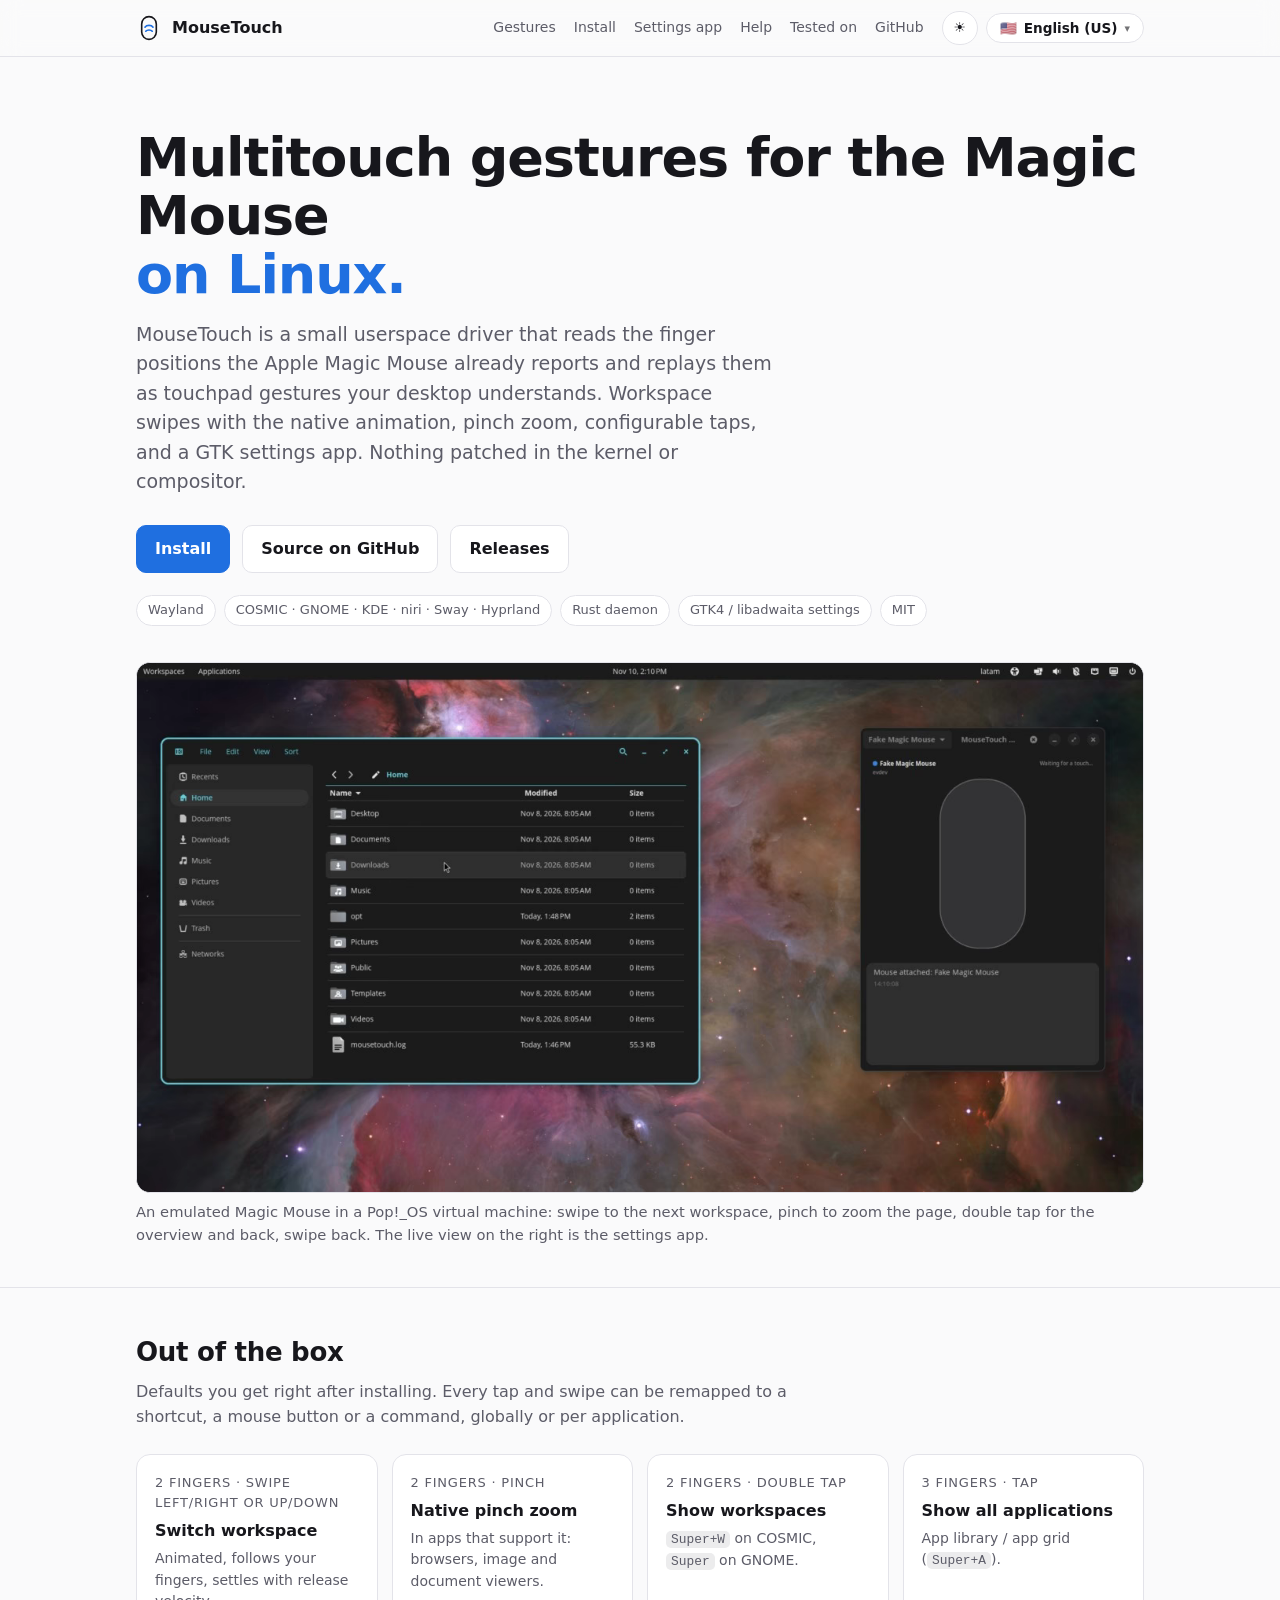
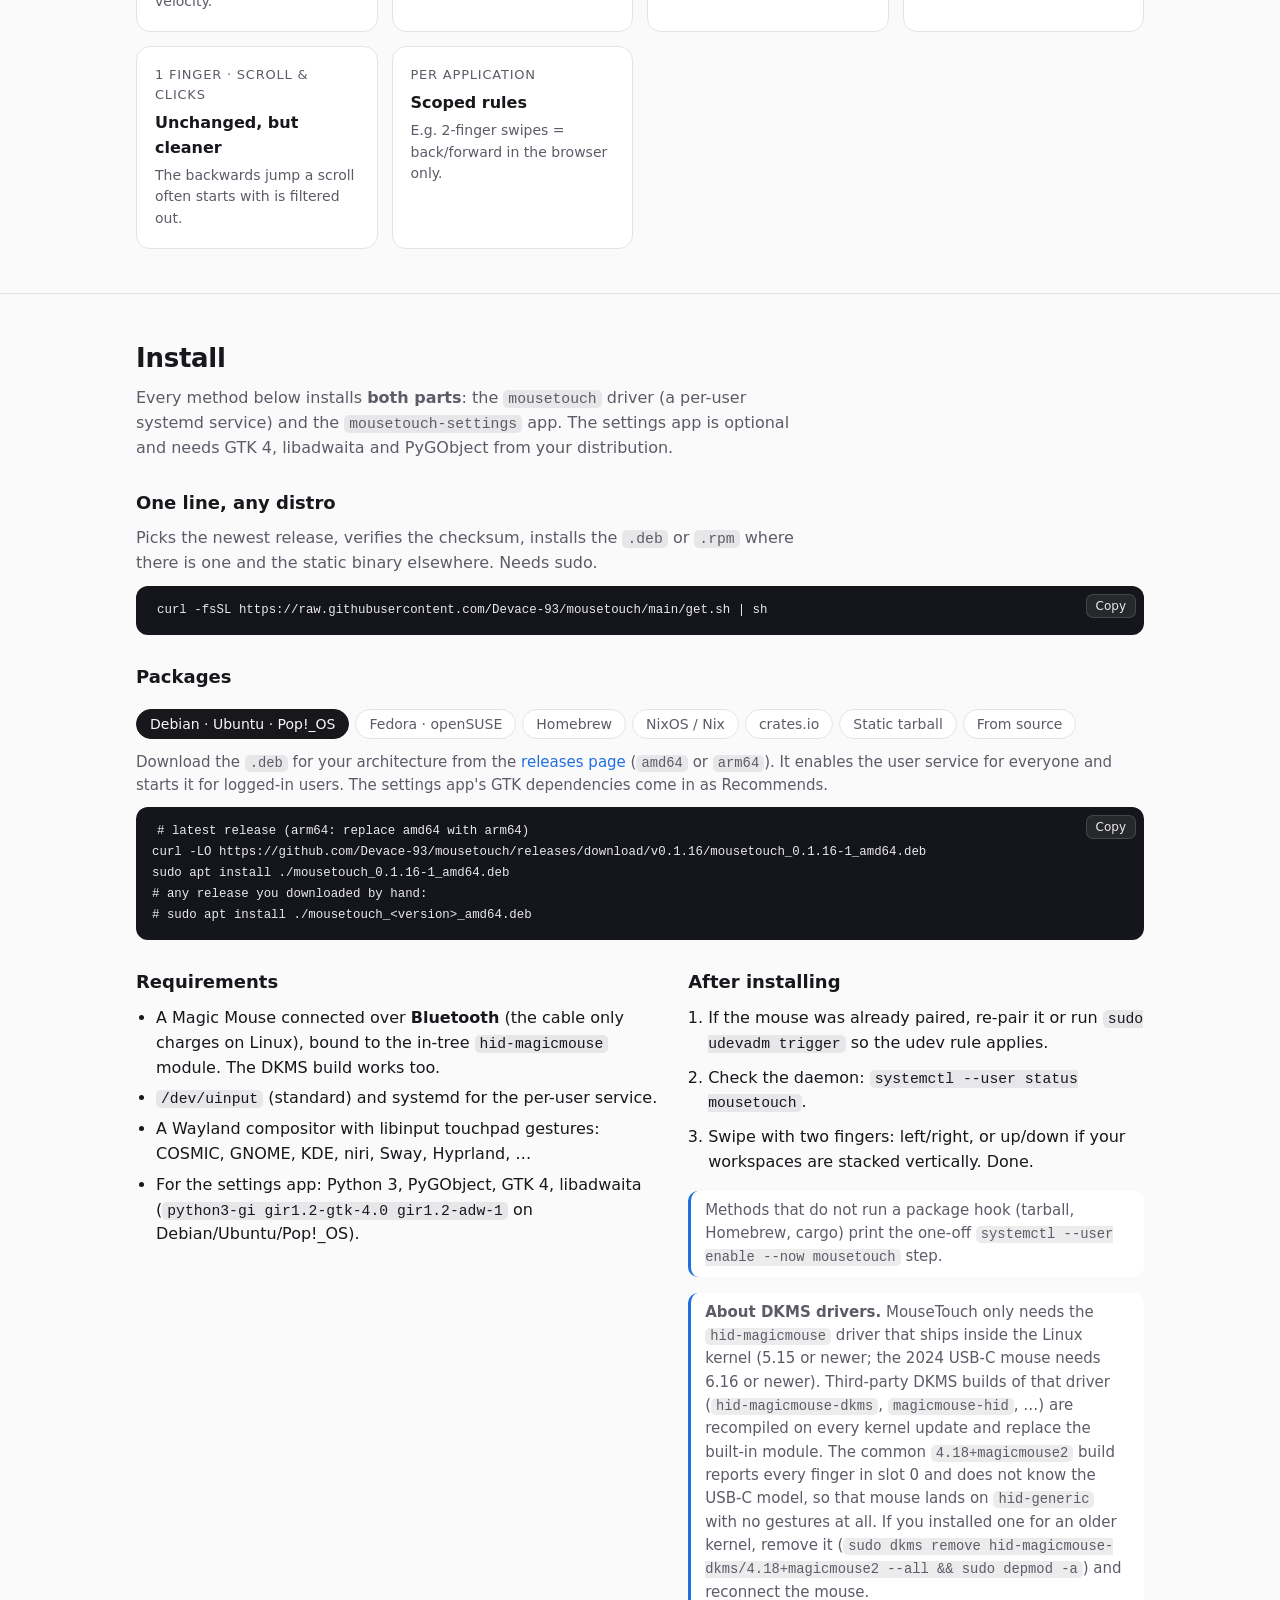
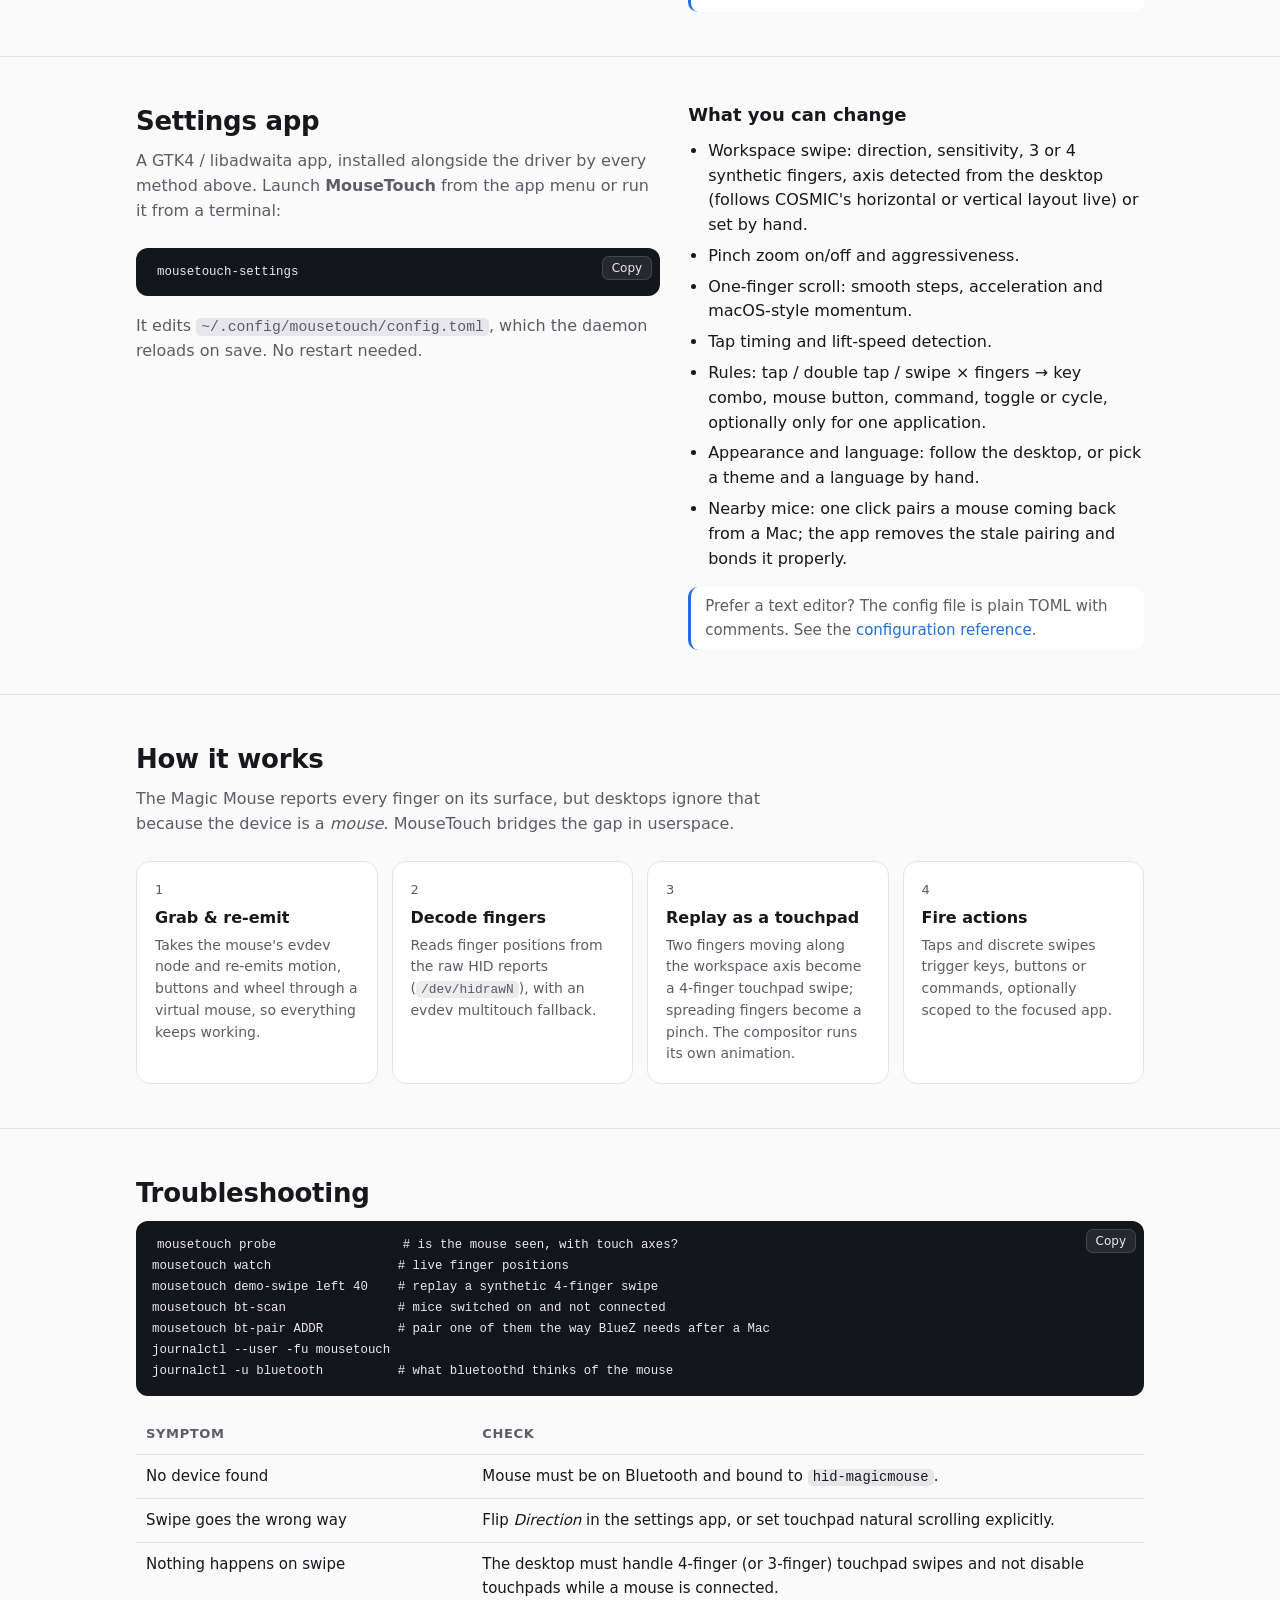
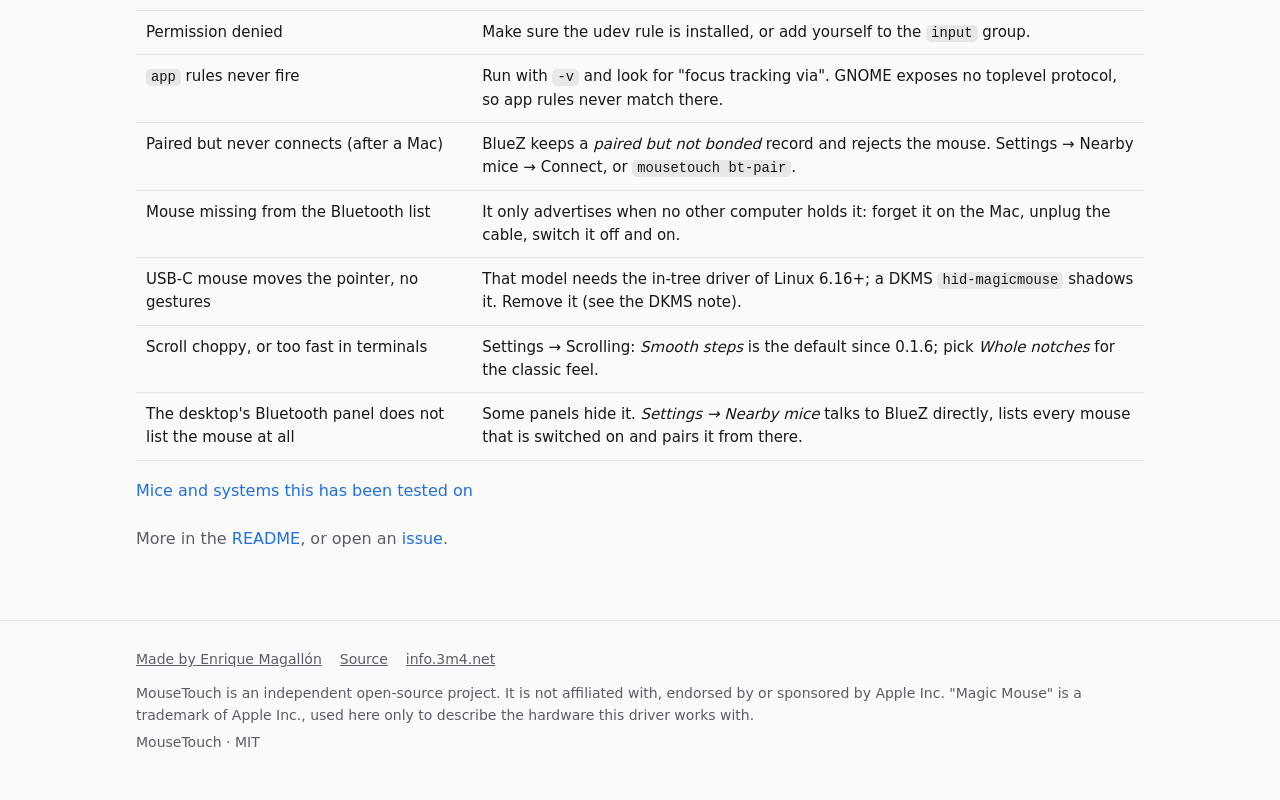
<file: site/index.html>
<!doctype html>
<html lang="en">
<head>
<meta charset="utf-8">
<meta name="viewport" content="width=device-width, initial-scale=1">
<title>MouseTouch — Magic Mouse gestures for Linux</title>
<meta name="description" content="MouseTouch is a small userspace driver that gives the Apple Magic Mouse native-feeling multitouch gestures on Linux/Wayland: workspace swipes, pinch zoom, taps, and a GTK settings app.">
<link rel="canonical" href="https://mouse.3m4.net/">
<meta name="robots" content="index, follow">
<meta name="theme-color" content="#1f6fe0">
<meta property="og:type" content="website">
<meta property="og:site_name" content="MouseTouch">
<meta property="og:title" content="MouseTouch — Magic Mouse gestures for Linux">
<meta property="og:description" content="Workspace swipes, pinch zoom and configurable taps for the Apple Magic Mouse on Linux/Wayland. One-line install, .deb/.rpm, Homebrew, Nix, crates.io.">
<meta property="og:url" content="https://mouse.3m4.net/">
<meta property="og:image" content="https://mouse.3m4.net/og-image.png">
<meta property="og:image:width" content="1200">
<meta property="og:image:height" content="630">
<meta name="twitter:card" content="summary_large_image">
<meta name="twitter:title" content="MouseTouch — Magic Mouse gestures for Linux">
<meta name="twitter:description" content="Workspace swipes, pinch zoom and configurable taps for the Apple Magic Mouse on Linux/Wayland.">
<meta name="twitter:image" content="https://mouse.3m4.net/og-image.png">
<link rel="icon" type="image/svg+xml" href="icon.svg">
<script>
  // Apply the saved theme override before first paint to avoid a flash.
  // Shared key with the other 3m4.net pages.
  try {
    const theme = localStorage.getItem('3m4.theme');
    if (theme === 'light' || theme === 'dark') document.documentElement.dataset.theme = theme;
  } catch (e) {}
</script>
<link rel="stylesheet" href="style.css">
<!-- retro feedback widget (bug reports, feedback, feature requests). The project key is public by design; it follows 3m4.theme / 3m4.lang. -->
<script src="https://retro.3m4.net/widget.js" data-project-key="retro_pub_xw11No-PwNCvsempoEy8k9b8d0dMfvbA" defer></script>
<!-- metrics web analytics (page views, visitors, referrers, devices; cookie-less). The project key is public by design. -->
<script src="https://metrics.3m4.net/m.js" data-key="metrics_pub_12BoDCD2Qlo4XTn1Y_fKn8Qm8ycbJyP_" defer></script>
<!-- oops error tracking (uncaught errors, rejected promises, breadcrumbs). The project key is public by design. -->
<script src="https://oops.3m4.net/o.js" data-key="oops_pub_iqQkFWQnudT9AQR_cQNMelOzR3VH_7hh" data-env="production" defer></script>
<!-- payments "Buy me a beer" buttons (pay.js renders one button per tag into its data-mount; both share window.m4pay).
     The label is localized by i18n.js (key supportLabel): it rewrites data-label on these tags and pay.js re-renders on
     <html lang> changes. pay.js hides itself for viewers who are not allowed to donate, so the mounts may stay empty. -->
<script id="support-pay" src="https://payments.3m4.net/pay.js" data-app="mousetouch" data-kind="donate" data-currency="usd" data-amount="500" data-label="Buy me a beer 🍺" data-mount="#support" defer></script>
<script id="support-pay-hero" src="https://payments.3m4.net/pay.js" data-app="mousetouch" data-kind="donate" data-currency="usd" data-amount="500" data-label="Buy me a beer 🍺" data-mount="#support-hero" defer></script>
<!-- payments supporters list (footer): the opted-in donors of mousetouch plus every public GitHub sponsor, as a row of
     chips under a title. Public (not gated); pay.js renders nothing while the list is empty, so the mount may stay empty.
     The title is localized by i18n.js (key supportersLabel) the same way as the donate label. -->
<script id="supporters-pay" src="https://payments.3m4.net/pay.js" data-app="mousetouch" data-kind="supporters" data-limit="24" data-label="Thanks to our supporters" data-mount="#supporters" defer></script>
</head>
<body>

<header class="top">
  <div class="wrap">
    <a class="brand" href="#">
      <svg viewBox="0 0 64 64" aria-hidden="true"><rect x="14" y="4" width="36" height="56" rx="18" fill="none" stroke="currentColor" stroke-width="4"/><path d="M22 30c4-6 16-6 20 0M24 40c3-4 13-4 16 0" stroke="var(--accent)" stroke-width="4" fill="none" stroke-linecap="round"/></svg>
      MouseTouch
    </a>
    <nav>
      <a href="#gestures" class="hide-sm" data-i18n="navGestures">Gestures</a>
      <a href="#install" class="hide-sm" data-i18n="navInstall">Install</a>
      <a href="#settings" class="hide-sm" data-i18n="navSettings">Settings app</a>
      <a href="#help" class="hide-sm" data-i18n="navHelp">Help</a>
      <a href="tested/" class="hide-sm" data-i18n="navTested">Tested on</a>
      <a href="https://github.com/Devace-93/mousetouch" class="hide-sm">GitHub</a>
      <div class="top-controls">
        <button id="theme-toggle" type="button" aria-label="Theme">🌙</button>
        <div id="lang-sel"></div>
      </div>
    </nav>
  </div>
</header>

<main>
  <div class="wrap hero">
    <h1><span data-i18n="heroTitle">Multitouch gestures for the Magic Mouse</span><br><span class="accent" data-i18n="heroTitleAccent">on Linux.</span></h1>
    <p class="lead" data-i18n="heroLede">
      MouseTouch is a small userspace driver that reads the finger positions the Apple Magic Mouse already
      reports and replays them as touchpad gestures your desktop understands. Workspace swipes with the native
      animation, pinch zoom, configurable taps, and a GTK settings app. Nothing patched in the kernel or compositor.
    </p>
    <div class="cta">
      <a class="btn primary" href="#install" data-i18n="ctaInstall">Install</a>
      <a class="btn" href="https://github.com/Devace-93/mousetouch" data-i18n="ctaSource">Source on GitHub</a>
      <a class="btn" href="https://github.com/Devace-93/mousetouch/releases" data-i18n="ctaReleases">Releases</a>
      <span id="support-hero"></span>
    </div>
    <div class="pills">
      <span class="pill">Wayland</span>
      <span class="pill">COSMIC · GNOME · KDE · niri · Sway · Hyprland</span>
      <span class="pill" data-i18n="pillRust">Rust daemon</span>
      <span class="pill" data-i18n="pillGtk">GTK4 / libadwaita settings</span>
      <span class="pill">MIT</span>
    </div>
    <figure class="demo">
      <video autoplay muted loop playsinline width="1280" height="674" poster="demo-poster.webp" aria-label="MouseTouch demo on COSMIC: a two-finger swipe to the next workspace, pinch zoom in the browser and a double tap for the workspaces overview, with the fingers drawn in the settings app's live view" data-i18n-aria="demoAlt">
        <source src="demo.webm" type="video/webm">
        <img src="demo.gif" width="800" height="421" alt="" loading="lazy">
      </video>
      <figcaption data-i18n="demoCaption">An emulated Magic Mouse in a Pop!_OS virtual machine: swipe to the next workspace, pinch to zoom the page, double tap for the overview and back, swipe back. The live view on the right is the settings app.</figcaption>
    </figure>
  </div>

  <section id="gestures">
    <div class="wrap">
      <h2 data-i18n="gesturesTitle">Out of the box</h2>
      <p class="sub" data-i18n="gesturesSub">Defaults you get right after installing. Every tap and swipe can be remapped to a shortcut, a mouse button or a command, globally or per application.</p>
      <div class="grid">
        <div class="card"><div class="g" data-i18n="g1k">2 fingers · swipe left/right or up/down</div><div class="r" data-i18n="g1r">Switch workspace</div><div class="n" data-i18n="g1n">Animated, follows your fingers, settles with release velocity.</div></div>
        <div class="card"><div class="g" data-i18n="g2k">2 fingers · pinch</div><div class="r" data-i18n="g2r">Native pinch zoom</div><div class="n" data-i18n="g2n">In apps that support it: browsers, image and document viewers.</div></div>
        <div class="card"><div class="g" data-i18n="g3k">2 fingers · double tap</div><div class="r" data-i18n="g3r">Show workspaces</div><div class="n" data-i18n-html="g3n"><code>Super+W</code> on COSMIC, <code>Super</code> on GNOME.</div></div>
        <div class="card"><div class="g" data-i18n="g4k">3 fingers · tap</div><div class="r" data-i18n="g4r">Show all applications</div><div class="n" data-i18n-html="g4n">App library / app grid (<code>Super+A</code>).</div></div>
        <div class="card"><div class="g" data-i18n="g5k">1 finger · scroll &amp; clicks</div><div class="r" data-i18n="g5r">Unchanged, but cleaner</div><div class="n" data-i18n="g5n">The backwards jump a scroll often starts with is filtered out.</div></div>
        <div class="card"><div class="g" data-i18n="g6k">Per application</div><div class="r" data-i18n="g6r">Scoped rules</div><div class="n" data-i18n="g6n">E.g. 2-finger swipes = back/forward in the browser only.</div></div>
      </div>
    </div>
  </section>

  <section id="install">
    <div class="wrap">
      <h2 data-i18n="installTitle">Install</h2>
      <p class="sub" data-i18n-html="installSub">
        Every method below installs <strong>both parts</strong>: the <code>mousetouch</code> driver (a per-user systemd service)
        and the <code>mousetouch-settings</code> app. The settings app is optional and needs GTK 4, libadwaita and PyGObject from your distribution.
      </p>

      <h3 data-i18n="oneLineTitle">One line, any distro</h3>
      <p class="sub" style="margin-bottom:10px" data-i18n-html="oneLineSub">Picks the newest release, verifies the checksum, installs the <code>.deb</code> or <code>.rpm</code> where there is one and the static binary elsewhere. Needs sudo.</p>
      <pre><code>curl -fsSL https://raw.githubusercontent.com/Devace-93/mousetouch/main/get.sh | sh</code></pre>

      <h3 data-i18n="packagesTitle">Packages</h3>
      <div class="tabs" role="tablist">
        <button class="tab" role="tab" aria-selected="true" data-tab="deb">Debian · Ubuntu · Pop!_OS</button>
        <button class="tab" role="tab" data-tab="rpm">Fedora · openSUSE</button>
        <button class="tab" role="tab" data-tab="brew">Homebrew</button>
        <button class="tab" role="tab" data-tab="nix">NixOS / Nix</button>
        <button class="tab" role="tab" data-tab="cargo">crates.io</button>
        <button class="tab" role="tab" data-tab="tar" data-i18n="tabTar">Static tarball</button>
        <button class="tab" role="tab" data-tab="src" data-i18n="tabSrc">From source</button>
      </div>

      <div class="panel-tab" data-tab="deb" data-active>
        <p data-i18n-html="debP">Download the <code>.deb</code> for your architecture from the <a href="https://github.com/Devace-93/mousetouch/releases">releases page</a> (<code>amd64</code> or <code>arm64</code>). It enables the user service for everyone and starts it for logged-in users. The settings app's GTK dependencies come in as Recommends.</p>
        <pre><code># latest release (arm64: replace amd64 with arm64)
curl -LO https://github.com/Devace-93/mousetouch/releases/download/v0.1.16/mousetouch_0.1.16-1_amd64.deb
sudo apt install ./mousetouch_0.1.16-1_amd64.deb
# any release you downloaded by hand:
# sudo apt install ./mousetouch_&lt;version&gt;_amd64.deb</code></pre>
      </div>
      <div class="panel-tab" data-tab="rpm">
        <p data-i18n-html="rpmP">Download the <code>.rpm</code> from the <a href="https://github.com/Devace-93/mousetouch/releases">releases page</a>. Enables and starts the user service like the <code>.deb</code>.</p>
        <pre><code># latest release (aarch64: replace x86_64 with aarch64)
curl -LO https://github.com/Devace-93/mousetouch/releases/download/v0.1.16/mousetouch-0.1.16-1.x86_64.rpm
sudo dnf install ./mousetouch-0.1.16-1.x86_64.rpm
# any release you downloaded by hand:
# sudo dnf install ./mousetouch-&lt;version&gt;.x86_64.rpm</code></pre>
        <p data-i18n-html="rpmDeps">Settings app dependencies on Fedora: <code>python3-gobject gtk4 libadwaita</code>.</p>
      </div>
      <div class="panel-tab" data-tab="brew">
        <p data-i18n="brewP">Homebrew on Linux. Install, or upgrade an existing install:</p>
        <pre><code>brew trust Devace-93/tap   # once; recent Homebrew asks this for third-party taps
brew install Devace-93/tap/mousetouch
# or, to update an existing install:
brew upgrade mousetouch</code></pre>
        <p data-i18n="brewP2">After installing or upgrading: install the udev rule (needs sudo) and (re)start the service. Running it again is harmless; it also fixes an install whose log says Permission denied for /dev/hidraw.</p>
        <pre><code>share="$(brew --prefix)/opt/mousetouch/share/mousetouch"
sudo install -Dm644 "$share/60-mousetouch.rules" /etc/udev/rules.d/60-mousetouch.rules
sudo install -Dm644 "$share/mousetouch.conf" /etc/modules-load.d/mousetouch.conf
sudo modprobe uinput &amp;&amp; sudo udevadm control --reload-rules &amp;&amp; sudo udevadm trigger
brew services restart mousetouch   # starts it, or restarts it so it reopens the mouse</code></pre>
      </div>
      <div class="panel-tab" data-tab="nix">
        <p data-i18n="nixP1">Imperative install into your profile:</p>
        <pre><code>nix profile install github:Devace-93/mousetouch</code></pre>
        <p data-i18n-html="nixP2">Or declaratively on NixOS, which also loads <code>uinput</code>, installs the udev rule and the user service:</p>
        <pre><code># flake.nix inputs
mousetouch.url = "github:Devace-93/mousetouch";

# configuration.nix
imports = [ mousetouch.nixosModules.default ];
services.mousetouch.enable = true;</code></pre>
      </div>
      <div class="panel-tab" data-tab="cargo">
        <p data-i18n-html="cargoP">Binary only. Install the udev rule, modules-load file and user service from <code>packaging/</code> in the repository by hand afterwards.</p>
        <pre><code>cargo install mousetouch</code></pre>
      </div>
      <div class="panel-tab" data-tab="tar">
        <p data-i18n-html="tarP"><code>mousetouch-&lt;version&gt;-&lt;arch&gt;-linux.tar.gz</code> from the <a href="https://github.com/Devace-93/mousetouch/releases">releases page</a> contains the static binary, the settings app and the udev/systemd/desktop files. Or let the installer do exactly that:</p>
        <pre><code>curl -fsSL https://raw.githubusercontent.com/Devace-93/mousetouch/main/get.sh | MOUSETOUCH_FORCE_TARBALL=1 sh</code></pre>
      </div>
      <div class="panel-tab" data-tab="src">
        <p data-i18n-html="srcP">Needs a Rust toolchain. <code>install.sh</code> builds the release binary, installs it to <code>/usr/local</code> with the udev rule, modules-load file, desktop entry and settings app, and enables the per-user service.</p>
        <pre><code>git clone https://github.com/Devace-93/mousetouch
cd mousetouch
./install.sh</code></pre>
        <p data-i18n-html="srcRemove">Remove it again with <code>./uninstall.sh</code> (<code>--purge</code> also deletes the config).</p>
      </div>

      <div class="two" style="margin-top:28px">
        <div>
          <h3 style="margin-top:0" data-i18n="reqTitle">Requirements</h3>
          <ul class="plain">
            <li data-i18n-html="req1">A Magic Mouse connected over <strong>Bluetooth</strong> (the cable only charges on Linux), bound to the in-tree <code>hid-magicmouse</code> module. The DKMS build works too.</li>
            <li data-i18n-html="req2"><code>/dev/uinput</code> (standard) and systemd for the per-user service.</li>
            <li data-i18n="req3">A Wayland compositor with libinput touchpad gestures: COSMIC, GNOME, KDE, niri, Sway, Hyprland, …</li>
            <li data-i18n-html="req4">For the settings app: Python 3, PyGObject, GTK 4, libadwaita (<code>python3-gi gir1.2-gtk-4.0 gir1.2-adw-1</code> on Debian/Ubuntu/Pop!_OS).</li>
          </ul>
        </div>
        <div>
          <h3 style="margin-top:0" data-i18n="afterTitle">After installing</h3>
          <ol class="steps">
            <li data-i18n-html="after1">If the mouse was already paired, re-pair it or run <code>sudo udevadm trigger</code> so the udev rule applies.</li>
            <li data-i18n-html="after2">Check the daemon: <code>systemctl --user status mousetouch</code>.</li>
            <li data-i18n="after3">Swipe with two fingers: left/right, or up/down if your workspaces are stacked vertically. Done.</li>
          </ol>
          <div class="note" data-i18n-html="afterNote">Methods that do not run a package hook (tarball, Homebrew, cargo) print the one-off <code>systemctl --user enable --now mousetouch</code> step.</div>
          <div class="note" data-i18n-html="dkmsNote"><strong>About DKMS drivers.</strong> MouseTouch only needs the <code>hid-magicmouse</code> driver that ships inside the Linux kernel (5.15 or newer; the 2024 USB-C mouse needs 6.16 or newer). Third-party DKMS builds of that driver (<code>hid-magicmouse-dkms</code>, <code>magicmouse-hid</code>, …) are recompiled on every kernel update and replace the built-in module. The common <code>4.18+magicmouse2</code> build reports every finger in slot 0 and does not know the USB-C model, so that mouse lands on <code>hid-generic</code> with no gestures at all. If you installed one for an older kernel, remove it (<code>sudo dkms remove hid-magicmouse-dkms/4.18+magicmouse2 --all &amp;&amp; sudo depmod -a</code>) and reconnect the mouse.</div>
        </div>
      </div>
    </div>
  </section>

  <section id="settings">
    <div class="wrap">
      <div class="two">
        <div>
          <h2 data-i18n="settingsTitle">Settings app</h2>
          <p class="sub" data-i18n-html="settingsSub">A GTK4 / libadwaita app, installed alongside the driver by every method above. Launch <strong>MouseTouch</strong> from the app menu or run it from a terminal:</p>
          <pre><code>mousetouch-settings</code></pre>
          <p class="sub" style="margin-top:18px" data-i18n-html="settingsSub2">It edits <code>~/.config/mousetouch/config.toml</code>, which the daemon reloads on save. No restart needed.</p>
        </div>
        <div>
          <h3 style="margin-top:0" data-i18n="whatTitle">What you can change</h3>
          <ul class="plain">
            <li data-i18n="w1">Workspace swipe: direction, sensitivity, 3 or 4 synthetic fingers, axis detected from the desktop (follows COSMIC's horizontal or vertical layout live) or set by hand.</li>
            <li data-i18n="w2">Pinch zoom on/off and aggressiveness.</li>
            <li data-i18n="w3">One-finger scroll: smooth steps, acceleration and macOS-style momentum.</li>
            <li data-i18n="w4">Tap timing and lift-speed detection.</li>
            <li data-i18n="w5">Rules: tap / double tap / swipe × fingers → key combo, mouse button, command, toggle or cycle, optionally only for one application.</li>
            <li data-i18n="w6">Appearance and language: follow the desktop, or pick a theme and a language by hand.</li>
            <li data-i18n="w7">Nearby mice: one click pairs a mouse coming back from a Mac; the app removes the stale pairing and bonds it properly.</li>
          </ul>
          <div class="note" data-i18n-html="settingsNote">Prefer a text editor? The config file is plain TOML with comments. See the <a href="https://github.com/Devace-93/mousetouch#configure">configuration reference</a>.</div>
        </div>
      </div>
    </div>
  </section>

  <section id="how">
    <div class="wrap">
      <h2 data-i18n="howTitle">How it works</h2>
      <p class="sub" data-i18n-html="howSub">The Magic Mouse reports every finger on its surface, but desktops ignore that because the device is a <em>mouse</em>. MouseTouch bridges the gap in userspace.</p>
      <div class="grid">
        <div class="card"><div class="g">1</div><div class="r" data-i18n="h1r">Grab &amp; re-emit</div><div class="n" data-i18n="h1n">Takes the mouse's evdev node and re-emits motion, buttons and wheel through a virtual mouse, so everything keeps working.</div></div>
        <div class="card"><div class="g">2</div><div class="r" data-i18n="h2r">Decode fingers</div><div class="n" data-i18n-html="h2n">Reads finger positions from the raw HID reports (<code>/dev/hidrawN</code>), with an evdev multitouch fallback.</div></div>
        <div class="card"><div class="g">3</div><div class="r" data-i18n="h3r">Replay as a touchpad</div><div class="n" data-i18n="h3n">Two fingers moving along the workspace axis become a 4-finger touchpad swipe; spreading fingers become a pinch. The compositor runs its own animation.</div></div>
        <div class="card"><div class="g">4</div><div class="r" data-i18n="h4r">Fire actions</div><div class="n" data-i18n="h4n">Taps and discrete swipes trigger keys, buttons or commands, optionally scoped to the focused app.</div></div>
      </div>
    </div>
  </section>

  <section id="help">
    <div class="wrap">
      <h2 data-i18n="helpTitle">Troubleshooting</h2>
      <pre><code>mousetouch probe                 # is the mouse seen, with touch axes?
mousetouch watch                 # live finger positions
mousetouch demo-swipe left 40    # replay a synthetic 4-finger swipe
mousetouch bt-scan               # mice switched on and not connected
mousetouch bt-pair ADDR          # pair one of them the way BlueZ needs after a Mac
journalctl --user -fu mousetouch
journalctl -u bluetooth          # what bluetoothd thinks of the mouse</code></pre>
      <div class="tbl" style="margin-top:18px">
        <table>
          <tr><th data-i18n="thSymptom">Symptom</th><th data-i18n="thCheck">Check</th></tr>
          <tr><td data-i18n="s1">No device found</td><td data-i18n-html="c1">Mouse must be on Bluetooth and bound to <code>hid-magicmouse</code>.</td></tr>
          <tr><td data-i18n="s2">Swipe goes the wrong way</td><td data-i18n-html="c2">Flip <em>Direction</em> in the settings app, or set touchpad natural scrolling explicitly.</td></tr>
          <tr><td data-i18n="s3">Nothing happens on swipe</td><td data-i18n="c3">The desktop must handle 4-finger (or 3-finger) touchpad swipes and not disable touchpads while a mouse is connected.</td></tr>
          <tr><td data-i18n="s4">Permission denied</td><td data-i18n-html="c4">Make sure the udev rule is installed, or add yourself to the <code>input</code> group.</td></tr>
          <tr><td data-i18n-html="s5"><code>app</code> rules never fire</td><td data-i18n-html="c5">Run with <code>-v</code> and look for "focus tracking via". GNOME exposes no toplevel protocol, so app rules never match there.</td></tr>
          <tr><td data-i18n="s6">Paired but never connects (after a Mac)</td><td data-i18n-html="c6">BlueZ keeps a <em>paired but not bonded</em> record and rejects the mouse. Settings → Nearby mice → Connect, or <code>mousetouch bt-pair</code>.</td></tr>
          <tr><td data-i18n="s7">Mouse missing from the Bluetooth list</td><td data-i18n-html="c7">It only advertises when no other computer holds it: forget it on the Mac, unplug the cable, switch it off and on.</td></tr>
          <tr><td data-i18n="s8">USB-C mouse moves the pointer, no gestures</td><td data-i18n-html="c8">That model needs the in-tree driver of Linux 6.16+; a DKMS <code>hid-magicmouse</code> shadows it. Remove it (see the DKMS note).</td></tr>
          <tr><td data-i18n="s9">Scroll choppy, or too fast in terminals</td><td data-i18n-html="c9">Settings → Scrolling: <em>Smooth steps</em> is the default since 0.1.6; pick <em>Whole notches</em> for the classic feel.</td></tr>
          <tr><td data-i18n="s10">The desktop's Bluetooth panel does not list the mouse at all</td><td data-i18n-html="c10">Some panels hide it. <em>Settings → Nearby mice</em> talks to BlueZ directly, lists every mouse that is switched on and pairs it from there.</td></tr>
        </table>
      </div>
      <p class="sub" style="margin-top:18px"><a href="tested/" data-i18n="testedLink">Mice and systems this has been tested on</a></p>
      <p class="sub" style="margin-top:18px" data-i18n-html="helpMore">More in the <a href="https://github.com/Devace-93/mousetouch#troubleshooting">README</a>, or open an <a href="https://github.com/Devace-93/mousetouch/issues">issue</a>.</p>
    </div>
  </section>
</main>

<footer>
  <div class="wrap">
    <div id="supporters"></div>
    <div id="support"></div>
    <p class="links">
      <a href="https://www.linkedin.com/in/enrique-magallon/" target="_blank" rel="noopener noreferrer"><span data-i18n="madeBy">Made by</span> Enrique Magallón</a>
      <a href="https://github.com/Devace-93/mousetouch" data-i18n="source">Source</a>
      <a href="https://info.3m4.net">info.3m4.net</a>
    </p>
    <p data-i18n="disclaimer">MouseTouch is an independent open-source project. It is not affiliated with, endorsed by or sponsored by Apple Inc. "Magic Mouse" is a trademark of Apple Inc., used here only to describe the hardware this driver works with.</p>
    <p>MouseTouch · MIT</p>
  </div>
</footer>

<script src="i18n.js"></script>
<script>
  // Tabs
  const tabs = document.querySelectorAll('.tab');
  const panels = document.querySelectorAll('.panel-tab');
  function show(name) {
    tabs.forEach(t => t.setAttribute('aria-selected', t.dataset.tab === name ? 'true' : 'false'));
    panels.forEach(p => { if (p.dataset.tab === name) p.setAttribute('data-active', ''); else p.removeAttribute('data-active'); });
    try { localStorage.setItem('mousetouch-tab', name); } catch (e) {}
  }
  tabs.forEach(t => t.addEventListener('click', () => show(t.dataset.tab)));
  try { const saved = localStorage.getItem('mousetouch-tab'); if (saved && document.querySelector(`.tab[data-tab="${saved}"]`)) show(saved); } catch (e) {}

  // Copy buttons
  document.querySelectorAll('pre').forEach(pre => {
    const b = document.createElement('button');
    b.className = 'copy'; b.type = 'button'; b.textContent = 'Copy';
    b.addEventListener('click', async () => {
      try {
        await navigator.clipboard.writeText(pre.querySelector('code').innerText);
        b.textContent = 'Copied'; b.classList.add('done');
        setTimeout(() => { b.textContent = 'Copy'; b.classList.remove('done'); }, 1500);
      } catch (e) { b.textContent = 'Select & copy'; }
    });
    pre.appendChild(b);
  });

  MouseTouchI18n.init();
</script>
</body>
</html>
</file>
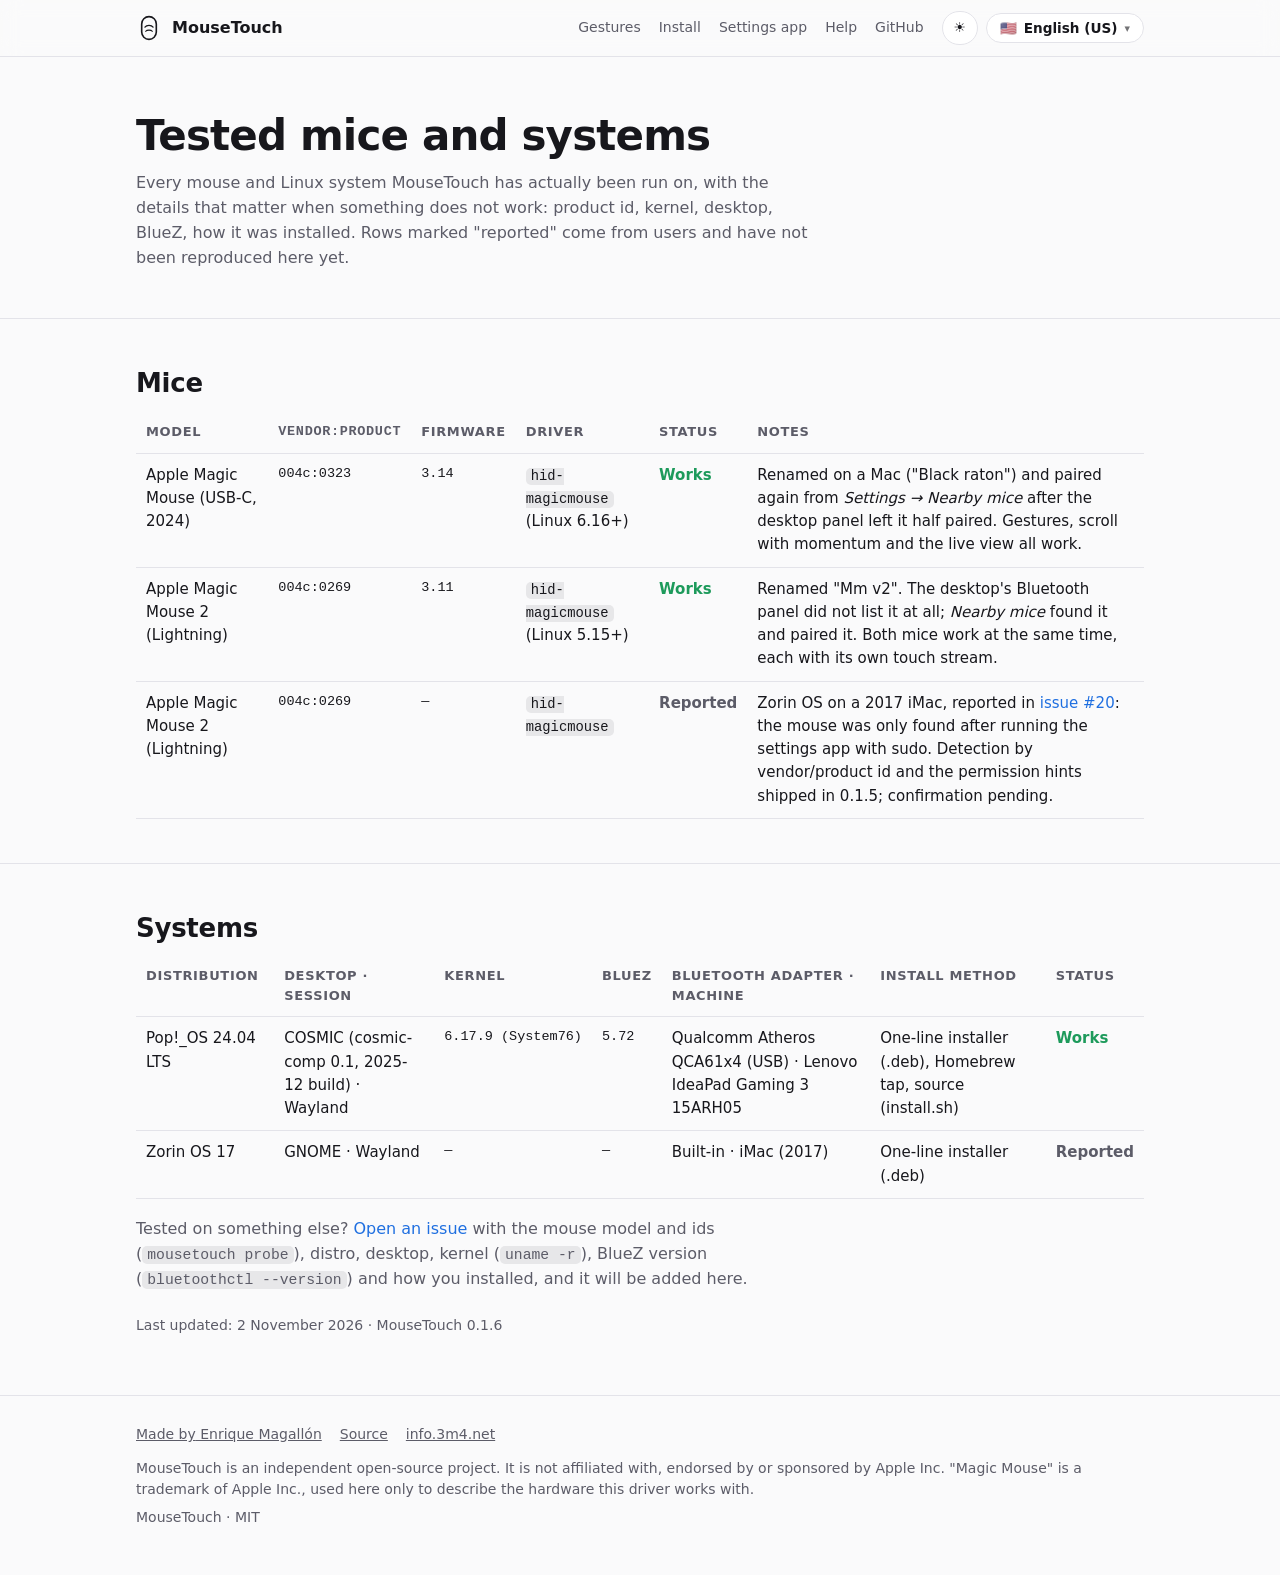
<file: site/tested/index.html>
<!doctype html>
<html lang="en">
<head>
<meta charset="utf-8">
<meta name="viewport" content="width=device-width, initial-scale=1">
<title>MouseTouch — Tested mice and systems</title>
<meta name="description" content="Magic Mouse models and Linux systems MouseTouch has been tested on: product ids, kernel, desktop, BlueZ, install method and result.">
<link rel="canonical" href="https://mouse.3m4.net/tested/">
<meta name="robots" content="index, follow">
<meta name="theme-color" content="#1f6fe0">
<meta property="og:type" content="website">
<meta property="og:site_name" content="MouseTouch">
<meta property="og:title" content="MouseTouch — Tested mice and systems">
<meta property="og:description" content="Magic Mouse models and Linux systems MouseTouch has been tested on.">
<meta property="og:url" content="https://mouse.3m4.net/tested/">
<meta property="og:image" content="https://mouse.3m4.net/og-image.png">
<meta name="twitter:card" content="summary_large_image">
<link rel="icon" type="image/svg+xml" href="../icon.svg">
<script>
  // Apply the saved theme override before first paint to avoid a flash.
  try {
    const theme = localStorage.getItem('3m4.theme');
    if (theme === 'light' || theme === 'dark') document.documentElement.dataset.theme = theme;
  } catch (e) {}
</script>
<link rel="stylesheet" href="../style.css">
<style>
  .page { padding-top: 56px; padding-bottom: 24px; }
  .page h1 { font-size: clamp(28px, 4.5vw, 42px); line-height: 1.1; margin: 0 0 12px; letter-spacing: -0.02em; }
  .ok { color: var(--ok); font-weight: 600; white-space: nowrap; }
  .rep { color: var(--fg-muted); font-weight: 600; white-space: nowrap; }
  td.mono, th.mono { font-family: ui-monospace, SFMono-Regular, Menlo, Consolas, "Liberation Mono", monospace; font-size: 13.5px; white-space: nowrap; }
  .meta { color: var(--fg-muted); font-size: 14px; }
</style>
<script src="https://metrics.3m4.net/m.js" data-key="metrics_pub_12BoDCD2Qlo4XTn1Y_fKn8Qm8ycbJyP_" defer></script>
<script src="https://oops.3m4.net/o.js" data-key="oops_pub_iqQkFWQnudT9AQR_cQNMelOzR3VH_7hh" data-env="production" defer></script>
</head>
<body>
<header class="top">
  <div class="wrap">
    <a class="brand" href="../">
      <svg viewBox="0 0 64 64" aria-hidden="true"><rect x="14" y="4" width="36" height="56" rx="18" fill="none" stroke="currentColor" stroke-width="4"/><path d="M22 30c4-6 16-6 20 0M24 40c3-4 13-4 16 0" fill="none" stroke="currentColor" stroke-width="3" stroke-linecap="round"/></svg>
      MouseTouch
    </a>
    <nav>
      <a href="../#gestures" class="hide-sm" data-i18n="navGestures">Gestures</a>
      <a href="../#install" class="hide-sm" data-i18n="navInstall">Install</a>
      <a href="../#settings" class="hide-sm" data-i18n="navSettings">Settings app</a>
      <a href="../#help" class="hide-sm" data-i18n="navHelp">Help</a>
      <a href="https://github.com/Devace-93/mousetouch" class="hide-sm">GitHub</a>
      <div class="top-controls">
        <button id="theme-toggle" type="button" aria-label="Theme">🌙</button>
        <div id="lang-sel"></div>
      </div>
    </nav>
  </div>
</header>

<main>
  <div class="wrap page">
    <h1 data-i18n="testedTitle">Tested mice and systems</h1>
    <p class="sub" data-i18n="testedLede">Every mouse and Linux system MouseTouch has actually been run on, with the details that matter when something does not work: product id, kernel, desktop, BlueZ, how it was installed. Rows marked "reported" come from users and have not been reproduced here yet.</p>
  </div>

  <section>
    <div class="wrap">
      <h2 data-i18n="testedMice">Mice</h2>
      <div class="tbl">
        <table>
          <tr>
            <th data-i18n="thModel">Model</th>
            <th class="mono" data-i18n="thIds">Vendor:product</th>
            <th data-i18n="thFirmware">Firmware</th>
            <th data-i18n="thDriver">Driver</th>
            <th data-i18n="thStatus">Status</th>
            <th data-i18n="thNotes">Notes</th>
          </tr>
          <tr>
            <td>Apple Magic Mouse (USB-C, 2024)</td>
            <td class="mono">004c:0323</td>
            <td class="mono">3.14</td>
            <td><code>hid-magicmouse</code> (Linux 6.16+)</td>
            <td><span class="ok" data-i18n="stWorks">Works</span></td>
            <td data-i18n-html="mNote1">Renamed on a Mac ("Black raton") and paired again from <em>Settings → Nearby mice</em> after the desktop panel left it half paired. Gestures, scroll with momentum and the live view all work.</td>
          </tr>
          <tr>
            <td>Apple Magic Mouse 2 (Lightning)</td>
            <td class="mono">004c:0269</td>
            <td class="mono">3.11</td>
            <td><code>hid-magicmouse</code> (Linux 5.15+)</td>
            <td><span class="ok" data-i18n="stWorks">Works</span></td>
            <td data-i18n-html="mNote2">Renamed "Mm v2". The desktop's Bluetooth panel did not list it at all; <em>Nearby mice</em> found it and paired it. Both mice work at the same time, each with its own touch stream.</td>
          </tr>
          <tr>
            <td>Apple Magic Mouse 2 (Lightning)</td>
            <td class="mono">004c:0269</td>
            <td class="mono">—</td>
            <td><code>hid-magicmouse</code></td>
            <td><span class="rep" data-i18n="stReported">Reported</span></td>
            <td data-i18n-html="mNote3">Zorin OS on a 2017 iMac, reported in <a href="https://github.com/Devace-93/mousetouch/issues/20">issue #20</a>: the mouse was only found after running the settings app with sudo. Detection by vendor/product id and the permission hints shipped in 0.1.5; confirmation pending.</td>
          </tr>
        </table>
      </div>
    </div>
  </section>

  <section>
    <div class="wrap">
      <h2 data-i18n="testedSystems">Systems</h2>
      <div class="tbl">
        <table>
          <tr>
            <th data-i18n="thDistro">Distribution</th>
            <th data-i18n="thDesktop">Desktop · session</th>
            <th data-i18n="thKernel">Kernel</th>
            <th>BlueZ</th>
            <th data-i18n="thAdapter">Bluetooth adapter · machine</th>
            <th data-i18n="thInstall">Install method</th>
            <th data-i18n="thStatus">Status</th>
          </tr>
          <tr>
            <td>Pop!_OS 24.04 LTS</td>
            <td>COSMIC (cosmic-comp 0.1, 2025-12 build) · Wayland</td>
            <td class="mono">6.17.9 (System76)</td>
            <td class="mono">5.72</td>
            <td>Qualcomm Atheros QCA61x4 (USB) · Lenovo IdeaPad Gaming 3 15ARH05</td>
            <td data-i18n="inAll">One-line installer (.deb), Homebrew tap, source (<code>install.sh</code>)</td>
            <td><span class="ok" data-i18n="stWorks">Works</span></td>
          </tr>
          <tr>
            <td>Zorin OS 17</td>
            <td>GNOME · Wayland</td>
            <td class="mono">—</td>
            <td class="mono">—</td>
            <td data-i18n="adIMac">Built-in · iMac (2017)</td>
            <td data-i18n="inOneLine">One-line installer (.deb)</td>
            <td><span class="rep" data-i18n="stReported">Reported</span></td>
          </tr>
        </table>
      </div>
      <p class="sub" style="margin-top:18px" data-i18n-html="testedMore">Tested on something else? <a href="https://github.com/Devace-93/mousetouch/issues/new">Open an issue</a> with the mouse model and ids (<code>mousetouch probe</code>), distro, desktop, kernel (<code>uname -r</code>), BlueZ version (<code>bluetoothctl --version</code>) and how you installed, and it will be added here.</p>
      <p class="meta" data-i18n="testedUpdated">Last updated: 2 November 2026 · MouseTouch 0.1.6</p>
    </div>
  </section>
</main>

<footer>
  <div class="wrap">
    <p class="links">
      <a href="https://www.linkedin.com/in/enrique-magallon/" target="_blank" rel="noopener noreferrer"><span data-i18n="madeBy">Made by</span> Enrique Magallón</a>
      <a href="https://github.com/Devace-93/mousetouch" data-i18n="source">Source</a>
      <a href="https://info.3m4.net">info.3m4.net</a>
    </p>
    <p data-i18n="disclaimer">MouseTouch is an independent open-source project. It is not affiliated with, endorsed by or sponsored by Apple Inc. "Magic Mouse" is a trademark of Apple Inc., used here only to describe the hardware the driver works with.</p>
    <p>MouseTouch · MIT</p>
  </div>
</footer>

<script src="../i18n.js"></script>
<script>
  MouseTouchI18n.init();
  // The shared init() sets the landing page's title; this page has its own.
  const setTitle = () => { document.title = MouseTouchI18n.t('testedMetaTitle'); };
  setTitle();
  document.addEventListener('click', () => setTimeout(setTitle, 0));
</script>
</body>
</html>
</file>
<file: site/style.css>
/* MouseTouch site styles, shared by index.html and tested/index.html. */
  :root {
    --bg: #fafafb;
    --bg-elev: #ffffff;
    --surface-hover: #f0f0f5;
    --fg: #17171c;
    --fg-muted: #5c5c68;
    --line: #e3e3e9;
    --accent: #1f6fe0;
    --accent-fg: #ffffff;
    --code-bg: #15161b;
    --code-fg: #e9e9ef;
    --ok: #1d9a5b;
    --max: 1040px;
    color-scheme: light;
  }
  @media (prefers-color-scheme: dark) {
    :root:not([data-theme="light"]) {
      --bg: #0f1014;
      --bg-elev: #17181e;
      --surface-hover: #1e2028;
      --fg: #ececf1;
      --fg-muted: #a0a0ad;
      --line: #2a2b33;
      --accent: #5b9bff;
      --accent-fg: #0b1220;
      --code-bg: #07080b;
      --code-fg: #e7e7ee;
      color-scheme: dark;
    }
  }
  :root[data-theme="dark"] {
    --bg: #0f1014; --bg-elev: #17181e; --surface-hover: #1e2028; --fg: #ececf1; --fg-muted: #a0a0ad;
    --line: #2a2b33; --accent: #5b9bff; --accent-fg: #0b1220;
    --code-bg: #07080b; --code-fg: #e7e7ee;
    color-scheme: dark;
  }
  * { box-sizing: border-box; }
  html { scroll-behavior: smooth; }
  body {
    margin: 0; background: var(--bg); color: var(--fg);
    font: 16px/1.55 system-ui, -apple-system, "Segoe UI", Roboto, Cantarell, "Noto Sans", sans-serif;
    -webkit-font-smoothing: antialiased;
  }
  a { color: var(--accent); text-decoration: none; }
  a:hover { text-decoration: underline; }
  .wrap { max-width: var(--max); margin: 0 auto; padding: 0 16px; }
  header.top {
    position: sticky; top: 0; z-index: 10; backdrop-filter: blur(10px);
    background: color-mix(in srgb, var(--bg) 82%, transparent);
    border-bottom: 1px solid var(--line);
  }
  header.top .wrap { display: flex; align-items: center; gap: 16px; height: 56px; }
  .brand { display: flex; align-items: center; gap: 10px; font-weight: 700; color: var(--fg); }
  .brand svg { width: 26px; height: 26px; }
  nav { margin-inline-start: auto; display: flex; gap: 18px; font-size: 14px; align-items: center; }
  nav a { color: var(--fg-muted); }
  nav a:hover { color: var(--fg); text-decoration: none; }
  .top-controls { display: flex; align-items: center; gap: 8px; }
  @media (max-width: 760px) { nav .hide-sm { display: none; } }

  /* Theme toggle + language selector, same look as the other 3m4.net pages. */
  #theme-toggle {
    display: flex; align-items: center; background: var(--bg-elev); border: 1px solid var(--line);
    color: var(--fg); border-radius: 999px; padding: 6px 11px; font-size: 0.85rem; line-height: 1.4;
    cursor: pointer; font-family: inherit;
  }
  #theme-toggle:hover { background: var(--surface-hover); border-color: var(--accent); }
  .lang-sel { position: relative; }
  .lang-sel > button {
    display: flex; align-items: center; gap: 7px;
    background: var(--bg-elev); border: 1px solid var(--line);
    color: var(--fg); border-radius: 999px; padding: 6px 13px;
    font-weight: 600; cursor: pointer; font-size: 0.85rem; font-family: inherit;
  }
  .lang-sel > button:hover { background: var(--surface-hover); border-color: var(--accent); }
  .lang-sel > button .caret { opacity: 0.6; font-size: 0.8em; }
  @media (max-width: 640px) { .lang-sel > button .lname { display: none; } }
  .lang-sel .panel {
    position: absolute; top: calc(100% + 8px); inset-inline-end: 0; z-index: 60;
    background: var(--bg-elev); border: 1px solid var(--line); border-radius: 12px;
    padding: 8px; min-width: 230px;
    box-shadow: 0 8px 24px rgba(0, 0, 0, 0.35);
  }
  .lang-sel .panel input {
    width: 100%; box-sizing: border-box; margin-bottom: 8px;
    background: var(--bg); border: 1px solid var(--line);
    border-radius: 8px; color: var(--fg); padding: 6px 10px;
    font-size: 0.92em; font-family: inherit;
  }
  .lang-sel .panel input::placeholder { color: var(--fg-muted); }
  .lang-sel .list { max-height: 288px; overflow-y: auto; }
  .lang-sel .list button {
    display: flex; align-items: center; gap: 9px; width: 100%;
    background: none; border: none; color: var(--fg); cursor: pointer;
    padding: 7px 10px; border-radius: 8px; font-size: 0.92em; text-align: start;
    font-family: inherit;
  }
  .lang-sel .list button:hover { background: var(--surface-hover); }
  .lang-sel .list button.active { background: color-mix(in srgb, var(--accent) 22%, transparent); }

  .hero { padding-top: 72px; padding-bottom: 40px; }  /* keep .wrap's side gutter */
  .hero h1 { font-size: clamp(32px, 5.5vw, 54px); line-height: 1.08; margin: 0 0 16px; letter-spacing: -0.02em; }
  .hero h1 span.accent { color: var(--accent); }
  .hero p.lead { font-size: 19px; color: var(--fg-muted); max-width: 640px; margin: 0 0 28px; }
  .cta { display: flex; gap: 12px; flex-wrap: wrap; align-items: center; }
  .btn {
    display: inline-flex; align-items: center; gap: 8px; padding: 11px 18px; border-radius: 10px;
    font-weight: 600; border: 1px solid var(--line); background: var(--bg-elev); color: var(--fg);
  }
  .btn:hover { text-decoration: none; border-color: var(--fg-muted); }
  .btn.primary { background: var(--accent); color: var(--accent-fg); border-color: var(--accent); }
  .btn.primary:hover { filter: brightness(1.08); }
  .pills { display: flex; gap: 8px; flex-wrap: wrap; margin-top: 22px; }
  .demo { margin: 36px 0 0; }
  .demo video, .demo img { display: block; width: 100%; height: auto; border-radius: 14px; border: 1px solid var(--line); background: var(--code-bg); }
  .demo figcaption { color: var(--fg-muted); font-size: 0.92rem; margin-top: 8px; }
  .pill { font-size: 13px; color: var(--fg-muted); border: 1px solid var(--line); border-radius: 999px; padding: 4px 11px; background: var(--bg-elev); }

  section { padding: 44px 0; border-top: 1px solid var(--line); }
  h2 { font-size: 26px; margin: 0 0 8px; letter-spacing: -0.01em; }
  .sub { color: var(--fg-muted); margin: 0 0 24px; max-width: 680px; }
  h3 { font-size: 18px; margin: 28px 0 10px; }

  .grid { display: grid; gap: 14px; grid-template-columns: repeat(auto-fit, minmax(230px, 1fr)); }
  .card { background: var(--bg-elev); border: 1px solid var(--line); border-radius: 14px; padding: 18px; }
  .card .g { font-size: 13px; color: var(--fg-muted); text-transform: uppercase; letter-spacing: .06em; margin-bottom: 6px; }
  .card .r { font-weight: 600; }
  .card .n { color: var(--fg-muted); font-size: 14px; margin-top: 4px; }

  pre {
    position: relative; margin: 0; background: var(--code-bg); color: var(--code-fg);
    border-radius: 12px; padding: 14px 52px 14px 16px; overflow-x: auto; direction: ltr; text-align: left;
    font: 13.5px/1.55 ui-monospace, SFMono-Regular, Menlo, Consolas, "Liberation Mono", monospace;
  }
  pre + pre, .step + .step { margin-top: 10px; }
  code { font-family: ui-monospace, SFMono-Regular, Menlo, Consolas, "Liberation Mono", monospace; direction: ltr; unicode-bidi: embed; }
  p code, li code, td code, div code { background: color-mix(in srgb, var(--fg) 8%, transparent); padding: 1px 5px; border-radius: 5px; font-size: 0.92em; }
  .copy {
    position: absolute; top: 8px; right: 8px; font: 12px system-ui, sans-serif; cursor: pointer;
    background: rgba(255,255,255,.08); color: var(--code-fg); border: 1px solid rgba(255,255,255,.14);
    border-radius: 7px; padding: 4px 9px;
  }
  .copy:hover { background: rgba(255,255,255,.16); }
  .copy.done { color: #7ee2a8; border-color: #7ee2a8; }

  .tabs { display: flex; gap: 6px; flex-wrap: wrap; margin: 18px 0 12px; }
  .tab {
    border: 1px solid var(--line); background: var(--bg-elev); color: var(--fg-muted);
    border-radius: 999px; padding: 6px 13px; font-size: 14px; cursor: pointer; font-family: inherit;
  }
  .tab[aria-selected="true"] { background: var(--fg); color: var(--bg); border-color: var(--fg); }
  .panel-tab { display: none; }
  .panel-tab[data-active] { display: block; }
  .panel-tab p { margin: 8px 0 10px; color: var(--fg-muted); font-size: 15px; }

  table { width: 100%; border-collapse: collapse; font-size: 15px; }
  th, td { text-align: start; padding: 10px 10px; border-bottom: 1px solid var(--line); vertical-align: top; }
  th { color: var(--fg-muted); font-weight: 600; font-size: 13px; text-transform: uppercase; letter-spacing: .05em; }
  .tbl { overflow-x: auto; }

  .two { display: grid; gap: 28px; grid-template-columns: 1.15fr 1fr; align-items: start; }
  @media (max-width: 760px) { .two { grid-template-columns: 1fr; } }
  ol.steps { padding-inline-start: 20px; margin: 0; }
  ol.steps li { margin-bottom: 10px; }
  ul.plain { padding-inline-start: 20px; margin: 0; }
  ul.plain li { margin-bottom: 6px; }

  .note { border-inline-start: 3px solid var(--accent); padding: 8px 14px; background: var(--bg-elev); border-radius: 10px; color: var(--fg-muted); font-size: 15px; margin-top: 16px; }

  footer { border-top: 1px solid var(--line); padding: 28px 0 40px; color: var(--fg-muted); font-size: 14px; }
  footer .links { display: flex; flex-wrap: wrap; gap: 8px 18px; margin: 0 0 12px; }
  footer .links a { color: var(--fg-muted); text-decoration: underline; }
  footer .links a:hover { color: var(--fg); }
  footer p { margin: 6px 0; }

/* payments "Buy me a beer" mounts (pay.js). Empty until the button renders (and when pay.js hides it), so they take no space then. */
#support { margin: 0 0 16px; }
#support:empty { display: none; }
#support .m4p { --m4p-fg: var(--accent-fg); }
/* payments supporters list mount (pay.js data-kind="supporters"). Empty until the portal returns at least one supporter. */
#supporters { margin: 0 0 16px; }
#supporters:empty { display: none; }
/* Hero CTA row: rendered, it matches the .btn size next to it. */
#support-hero:empty { display: none; }
#support-hero .m4p { --m4p-fg: var(--accent-fg); padding: 11px 18px; border: 1px solid transparent; border-radius: 10px; font-size: 16px; line-height: 1.55; }
</file>
